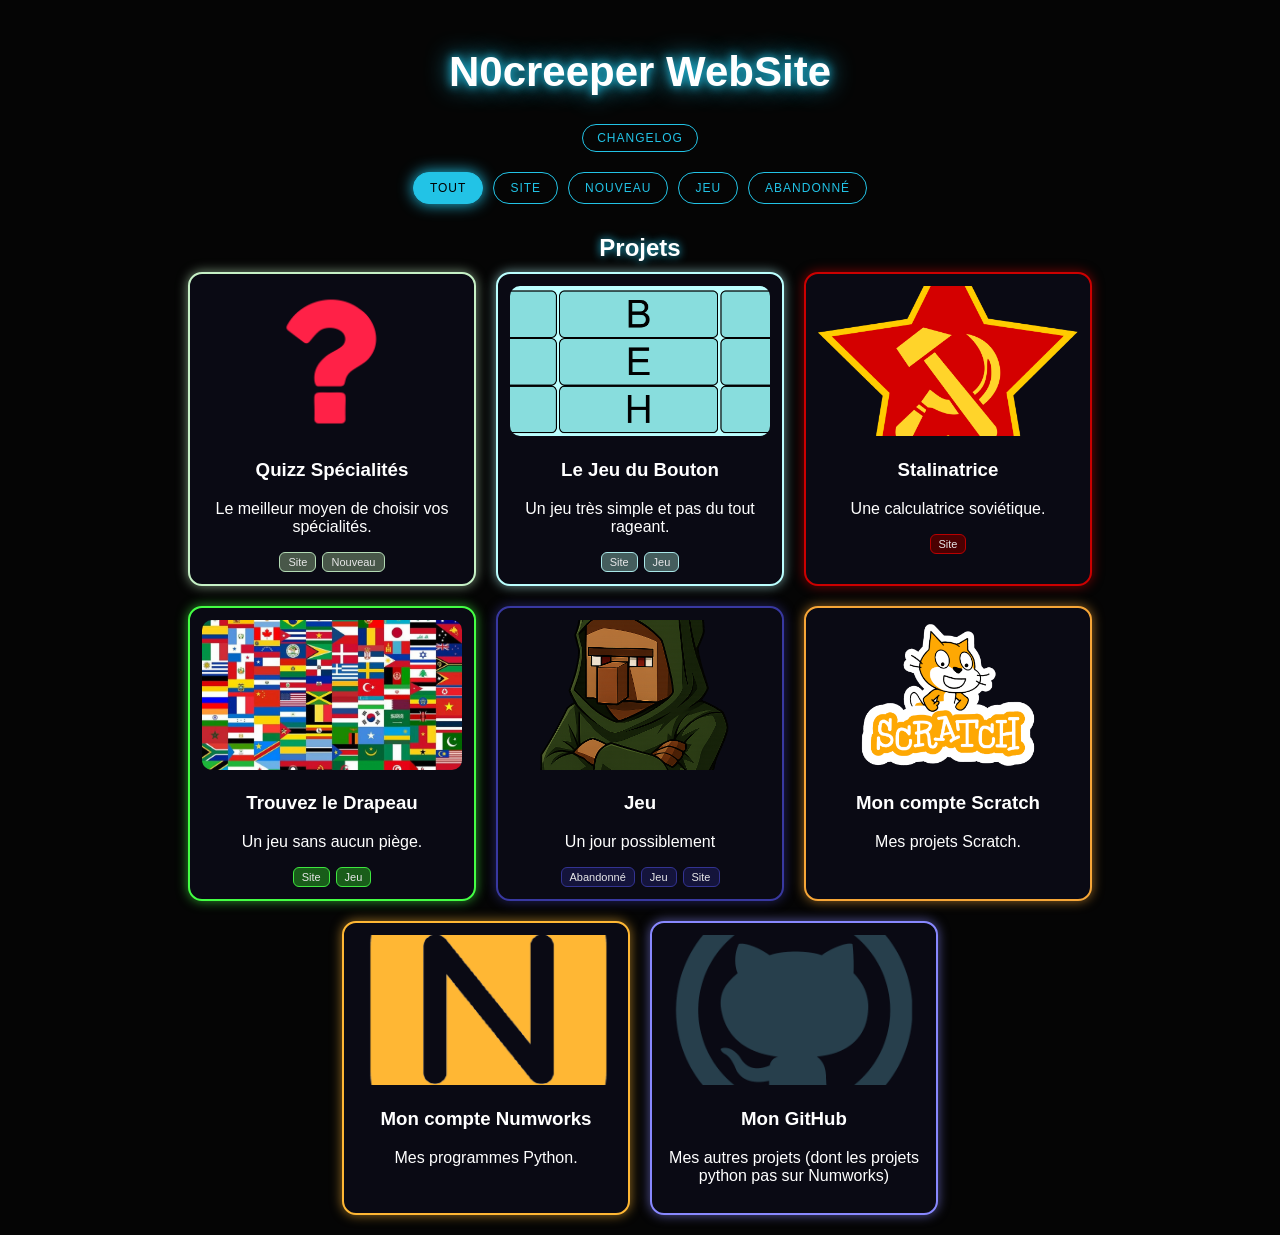
<file: index.html>
<!doctype html>
<html>

<head>
    <title>Le Hub</title>
    <meta charset="UTF-8">
    <link rel="stylesheet" href="styles.css">
    <link rel="icon" href="../Images/favicon.ico">
</head>

<body>
    <div id="container">
        <h1>N0creeper WebSite</h1>
        <button id="changelog-btn" class="changelog-btn">Changelog</button>

        <div id="filters"></div>

        <h2>Projets</h2>
        <div id="cards-container" class="cards"></div>
    </div>

    <div id="changelog-modal" class="modal">
        <div class="modal-content">
            <h2>Changelog</h2>
            <div id="changelog-list"></div>
            <button id="close-changelog" class="filter-btn">Fermer</button>
        </div>
    </div>

    <script src="script.js"></script>
</body>

</html>
</file>
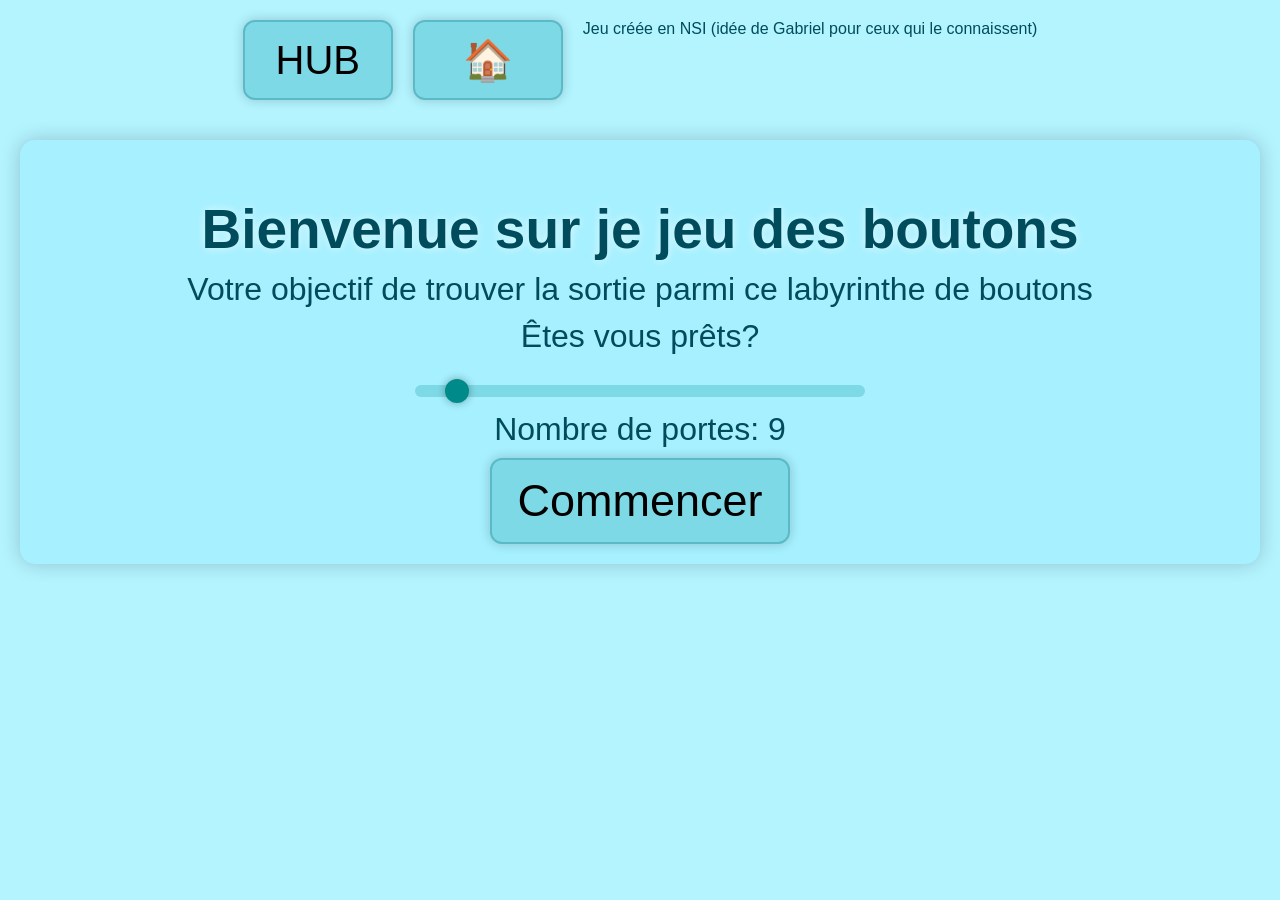
<file: Buttun/index.html>
<!DOCTYPE html>
<html lang="fr">

<head>
    <title>Le jeu des boutons</title>
    <meta charset="UTF-8">
    <link rel="stylesheet" href="styles.css">
    <link rel="icon" href="../Images/favicon.ico">
    <script src="script.js" defer></script>
</head>

<body>
    <div id="topbar">
        <a href="../index.html">
            <button class="back">HUB</button>
        </a>
        <button class="back" id="back">&#127968;</button>
        <span>Jeu créée en NSI (idée de Gabriel pour ceux qui le connaissent)</span>
    </div>
    <div id="title">
        <h1>Bienvenue sur je jeu des boutons</h1>
        <p>Votre objectif de trouver la sortie parmi ce labyrinthe de boutons</p>
        <p>Êtes vous prêts?</p>
        <input type="range" min="2" max="101" value="9" id="slider" class="slider">
        <p id="output">Nombre de portes: 9</p>
        <button id="start">Commencer</button>
    </div>
    <div id="game">
        <p id="level">Test</p>
        <button id="a">A</button>
        <button id="b">B</button>
        <button id="c">C</button>
        <button id="d">D</button>
        <button id="e">E</button>
        <button id="f">F</button>
        <button id="g">G</button>
        <button id="h">H</button>
        <button id="i">I</button>
    </div>
    <div id="midtrue">
        <p>Bien joué !</p>
        <button id="continue">Niveau suivant</button>
    </div>
    <div id="midfalse">
        <p>Et non domage!</p>
        <button id="restart">Retour Niveau 1 (les boutons ne changent pas)</button>
    </div>
    <div id="end">
        <h1 id="titleend"></h1>
    </div>
</body>

</html>
</file>
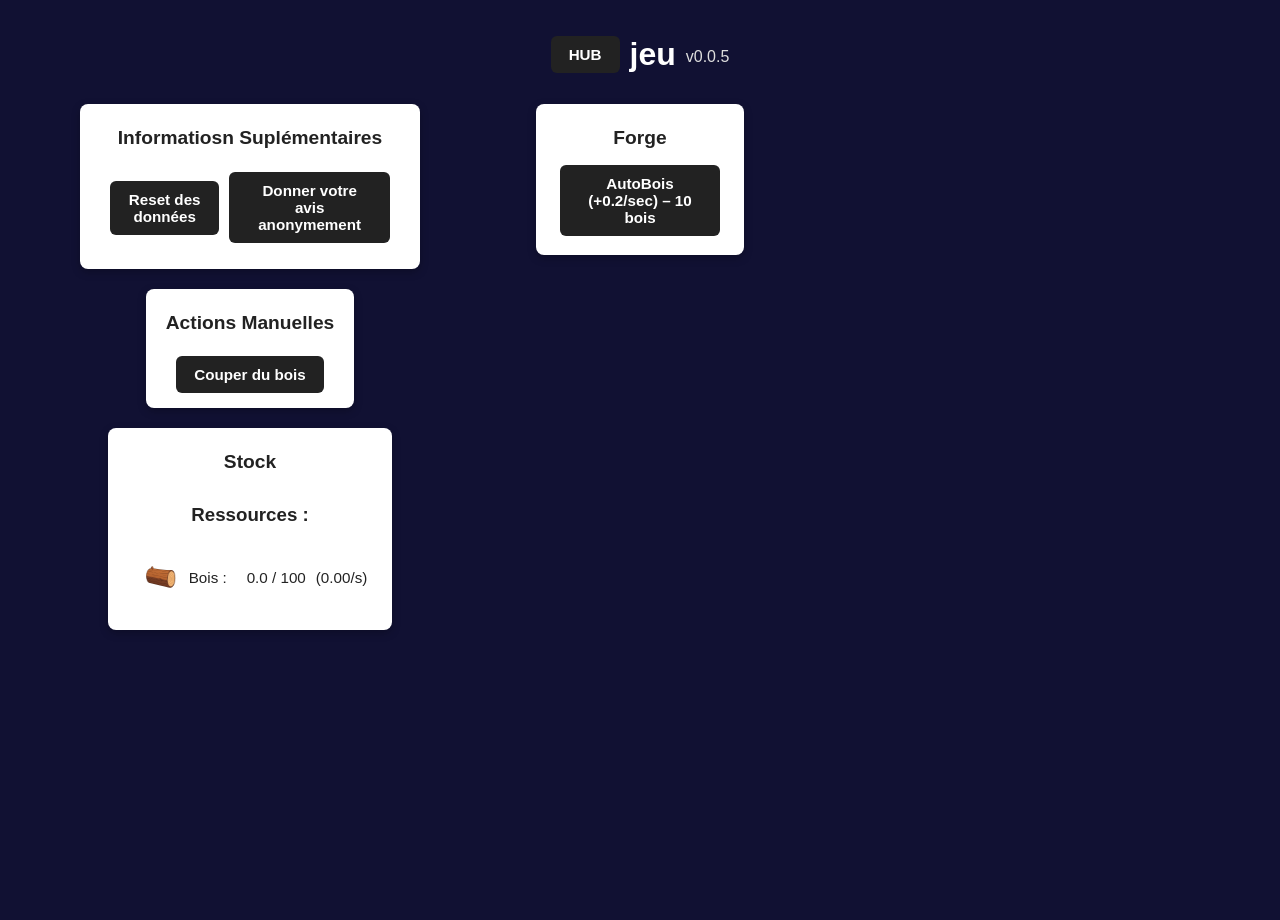
<file: Jeu/index.html>
<!doctype html>
<html lang="fr">

<head>
    <meta charset="utf-8" />
    <title>jeu</title>
    <link rel="stylesheet" href="style.css" />
    <link rel="icon" href="../Images/favicon.ico">
</head>

<body>
    <div id="titrehaut" class="bloc">
        <a href="../index.html"><button id="hub">HUB</button></a>
        <h1>jeu</h1>
        <p id="version"></p>
    </div>
    <div id="game">
        <div class="col">
            <div class="grosbloc">
                <h2>Informatiosn Suplémentaires</h2>
                <div class="bloc">
                    <button id="resetgame">Reset des données</button>
                    <button id="form">Donner votre avis anonymement</button>
                </div>
            </div>
            <div id="grosbloc1" class="grosbloc">
                <h2>Actions Manuelles</h2>

                <div class="tooltip">
                    <button id="M_bois">Couper du bois</button>
                    <span id="nmbrbois" class="tooltiptext">+1 Bois</span>
                </div>
                <div class="classpierre tooltip">
                    <button id="M_pierre">Miner de la pierre</button>
                    <span id="nmbrpierre" class="tooltiptext">+1 Pierre</span>
                </div>
                <div class="classfer tooltip">
                    <button id="M_fer">Miner du fer</button>
                    <span id="nmbrfer" class="tooltiptext">+1 Minerai de fer</span>
                </div>
            </div>
            <div id="grosbloc2" class="grosbloc">
                <h2>Stock</h2>
                <div>
                    <h3>Ressources :</h3>
                    <div class="bloc">
                        <div class="bloc">
                            <img src="Textures/bois.png" alt="Bois" width="36" height="32" />
                            <p>Bois :</p>
                        </div>
                        <p id="bois"></p>
                        <p id="boisSec" class="persec"></p>
                    </div>
                    <div class="classpierre">
                        <div class="bloc">
                            <div class="bloc">
                                <img src="Textures/pierre.png" alt="Pierre" width="32" height="32" />
                                <p>Pierre :</p>
                            </div>
                            <p id="pierre"></p>
                            <p id="pierreSec" class="persec"></p>
                        </div>
                    </div>
                    <div class="classfer">
                        <div class="bloc">
                            <div class="bloc">
                                <img src="Textures/mineraifer.png" alt="Minerai de fer" width="32" height="32" />
                                <p>Fer :</p>
                            </div>
                            <p id="fer"></p>
                            <p id="ferSec" class="persec"></p>
                        </div>
                    </div>
                </div>
                <div class="classcraft">
                    <h3>Produits :</h3>
                    <div class="bloc">
                        <img src="Textures/planche.png" alt="Planche" width="32" height="32" />
                        <p>Planche :</p>
                        <p id="planche"></p>
                    </div>
                    <div class="bloc">
                        <img src="Textures/pierrelisse.png" alt="Pierre lisse" width="32" height="32" />
                        <p>Pierre lisse :</p>
                        <p id="pierrelisse"></p>
                    </div>
                    <div class="classfer">
                        <div class="bloc">
                            <img src="Textures/lingotfer.png" alt="Lingot de fer" width="32" height="32" />
                            <p>Lingot de fer :</p>
                            <p id="lingotfer"></p>
                        </div>
                    </div>
                </div>
            </div>
        </div>
        <div class="col">
            <div id="grosbloc3" class="grosbloc">
                <h2>Forge</h2>
                <div id="bois1" class="project"><button>AutoBois (+0.2/sec) – 10 bois</button></div>
                <div id="bois2" class="project"><button>AutoBois (+0.8/sec) – 30 bois</button></div>
                <div id="clickbois1" class="project"><button>Click Bois (+1) – 50 bois</button></div>
                <div id="bois3" class="project"><button>AutoBois (+1.5/sec) – 80 bois</button></div>
                <div id="pioche1" class="project"><button>Pioche (Débloque Pierre) – 80 bois</button></div>
                <div id="pierre1" class="project"><button>AutoPierre (+1/sec) – 100 bois + 20 pierre</button></div>
                <div id="bois4" class="project"><button>AutoBois (+1.5/sec) – 100 bois + 20 pierre</button></div>
                <div id="pierre2" class="project"><button>AutoPierre (+2/sec) – 150 bois + 75 pierre</button></div>
                <div id="Double Bois/Pierre" class="project"><button>Double Ressources – 200 bois + 150 pierre</button>
                </div>
                <div id="craft1" class="project"><button>Table de Craft (Débloque Crafts) – 300 bois + 200
                        pierre</button></div>
                <div id="clicpierre1" class="project"><button>Click Pierre (+1) – 1 planche + 1 pierre lisse</button>
                </div>
                <div id="enchantement1" class="project"><button>Enchantement (Débloque Enchantements) – 5 planches + 5
                        pierre lisse</button></div>
                <div id="pioche2" class="project"><button>Pioche (Débloque Fer) – 25 planches + 25 pierres
                        lisses</button></div>
                <div id="fer1" class="project"><button>AutoFer (+0.1/sec) – 2 minerai de fer</button></div>
                <div id="outil" class="project"><button>Outil (Débloque Blé) – 3 Lingots de Fer + 25 Planches</button>
                </div>
                <div id="multiprixcraft" class="project"><button>Prix craft *0.75 – 5 lingots de fer + 25
                        planches + 50 pierre lisse</button></div>
                <div id="fer2" class="project"><button>AutoFer (+0.4/sec) – 7 lingots de fer + 50 planches + 30 pierre
                        lisse</button></div>
                <div id="tpscharbon1" class="project"><button>Temps Charboon /2 – 10 lingots de fer + 70 planches + 45
                        pierre lisse</button></div>
            </div>
            <div class="grosbloc classcraft">
                <h2>Crafts</h2>
                <p id="prixcraftplanche">100 bois → 1 planche</p>
                <div class="bloc">
                    <div id="craftplanche1"><button>1</button></div>
                    <div id="craftplanche2"><button>5</button></div>
                    <div id="craftplanche3"><button>10</button></div>
                </div>
                <p id="prixcraftpierrelisse">100 pierre → 1 pierre lisse</p>
                <div class="bloc">
                    <div id="craftpierrelisse1"><button>1</button></div>
                    <div id="craftpierrelisse2"><button>5</button></div>
                    <div id="craftpierrelisse3"><button>10</button></div>
                </div>
            </div>
            <div class="classfer grosbloc">
                <h2>Four</h2>
                <div class="bloc">
                    <img src="Textures/charbon.png" alt="Charbon" width="32" height="32" />
                    <p>Charbon (1/10sec) :</p>
                    <p id="charbon"></p>
                </div>
                <div class="bloc"><button id="fourfer">Lingot de fer (6 minerais de fer + 3 charbon)</button></div>
                <div class="classble">
                    <div class="bloc"><button id="fourpain">Pain (4 blé + 7 charbon)</button></div>
                </div>
            </div>
        </div>
        <div class="col">
            <div id="enchant" class="classenchant grosbloc">
                <h2>Enchantements</h2>
                <div class="bloc">
                    <p id="xpactuel">0</p>
                    <p>/</p>
                    <p id="xpdemandé">100</p>
                </div>
                <div class="bloc">
                    <img src="Textures/fiolexp.png" alt="XP" width="24" height="32" />
                    <p>Niveau :</p>
                    <p id="niveau"></p>
                </div>
                <div class="bloc">
                    <p id="xpsec">0</p>
                    <p>x</p>
                    <p id="xpmulti">1</p>
                    <p>^</p>
                    <p id="xpexpo">1</p>
                </div>
                <div class="bloc">
                    <div class="tooltip"><button id="axpsec">+0.1</button><span class="tooltiptext">1 planche</span>
                    </div>
                    <div class="tooltip"><button id="axpmulti">+0.1</button><span class="tooltiptext">10 pierre
                            lisse</span></div>
                    <div class="tooltip"><button id="axpexpo">+0.01</button><span class="tooltiptext">20 fer</span>
                    </div>
                </div>
                <div class="bloc">
                    <p>XP/sec total :</p>
                    <p id="xpTotalSec">0</p>
                </div>
                <button id="goenchant">Arbre de Compétence</button>
            </div>
            <div id="blocble" class="grosbloc classble">
                <h2>Blé</h2>
                <button id="gomarché">Aller au marché</button>
                <div class="bloc">
                    <img src="Textures/blé.png" alt="blé" width="24" height="32" />
                    <p>Blé :</p>
                    <p id="ble"></p>
                </div>
                <div class="bloc">
                    <img src="Textures/pain.png" alt="pain" width="24" height="32" />
                    <p>Pain :</p>
                    <p id="pain"></p>
                </div>
                <div id="plantsble" class="bloc">
                    <div class="plantblé">
                        <button id="ble1"></button>
                    </div>
                    <div class="plantblé">
                        <button id="ble2"></button>
                    </div>
                </div>
                <div id="tps1" class="project">
                    <button>Tps/2 (1ble)</button>
                </div>
                <div id="plantble2" class="project">
                    <button>+1 Plant de blé (3 ble)</button>
                </div>
                <div id="doubleloot" class="project">
                    <button>25% double Loot (5 ble)</button>
                </div>
                <div id="stockcharbon" class="project">
                    <button>Stock Charbon (+5 max) (5 ble)</button>
                </div>
            </div>
        </div>
    </div>
    <div id="enchantModal" class="modal">
        <div id="contenuenchant" class="modal-content">
            <span id="closeenchant" class="close">&times;</span>
            <div class="bloc">
                <p>Points Disponibles :</p>
                <p id="points">0</p>
            </div>
            <div id="TreeWrapper">
                <svg id="treeLinks"></svg>
                <div id="Tree"></div>
            </div>

        </div>
    </div>
    </div>
    <div id="marcheModal" class="modal">
        <div class="modal-content">
            <span id="closeMarche" class="close">&times;</span>
            <h2>Marché</h2>
            <div id="contenuMarche">
                <div class="zonemarche" id="marche1">
                </div>
                <div class="zonemarche" id="marche2">
                </div>
                <div class="zonemarche" id="marche3">
                </div>
            </div>
        </div>
    </div>
    <script src="script.js"></script>
</body>

</html>
</file>
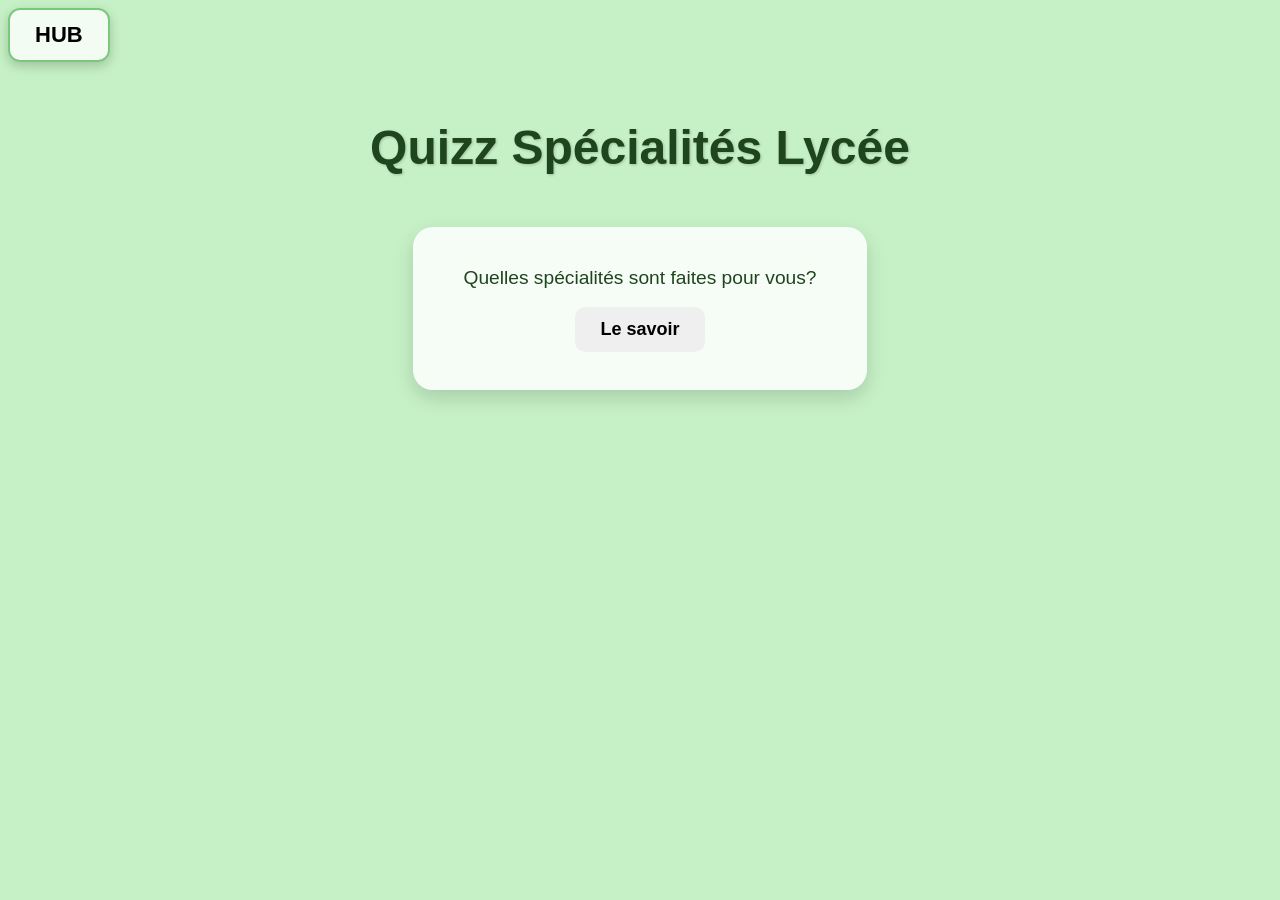
<file: Spe/index.html>
<!DOCTYPE html>
<html lang="fr">

<head>
    <title>Quizz Spécialités Lycée</title>
    <link rel="stylesheet" href="styles.css">
    <link rel="icon" href="../Images/Icone.ico">
    <meta charset="UTF-8">
    <script src="script.js" defer></script>
</head>

<body>
    <div id="top">
        <a href="../index.html">
            <button class="back">HUB</button>
        </a>
    </div>
    <div id="else">
        <h1>Quizz Spécialités Lycée</h1>

        <div id="Start">
            <p>Quelles spécialités sont faites pour vous?</p>
            <button id="startbutton">Le savoir</button>
        </div>

        <div id="Question" style="display:none;">
            <h2 id="Titre">Question</h2>
            <p id="NumeroQuestion">Question 1/50</p>
            <button id="RéponseA">Totalement d'accord</button>
            <button id="RéponseB">D'accord</button>
            <button id="RéponseC">Neutre</button>
            <button id="RéponseD">Peu d'accord</button>
            <button id="RéponseE">Pas d'accord</button>
        </div>

        <div id="Fin" style="display:none;">
            <h2>Résultats par spécialité :</h2>
            <div id="Resultats"></div>
        </div>
    </div>
</body>

</html>
</file>
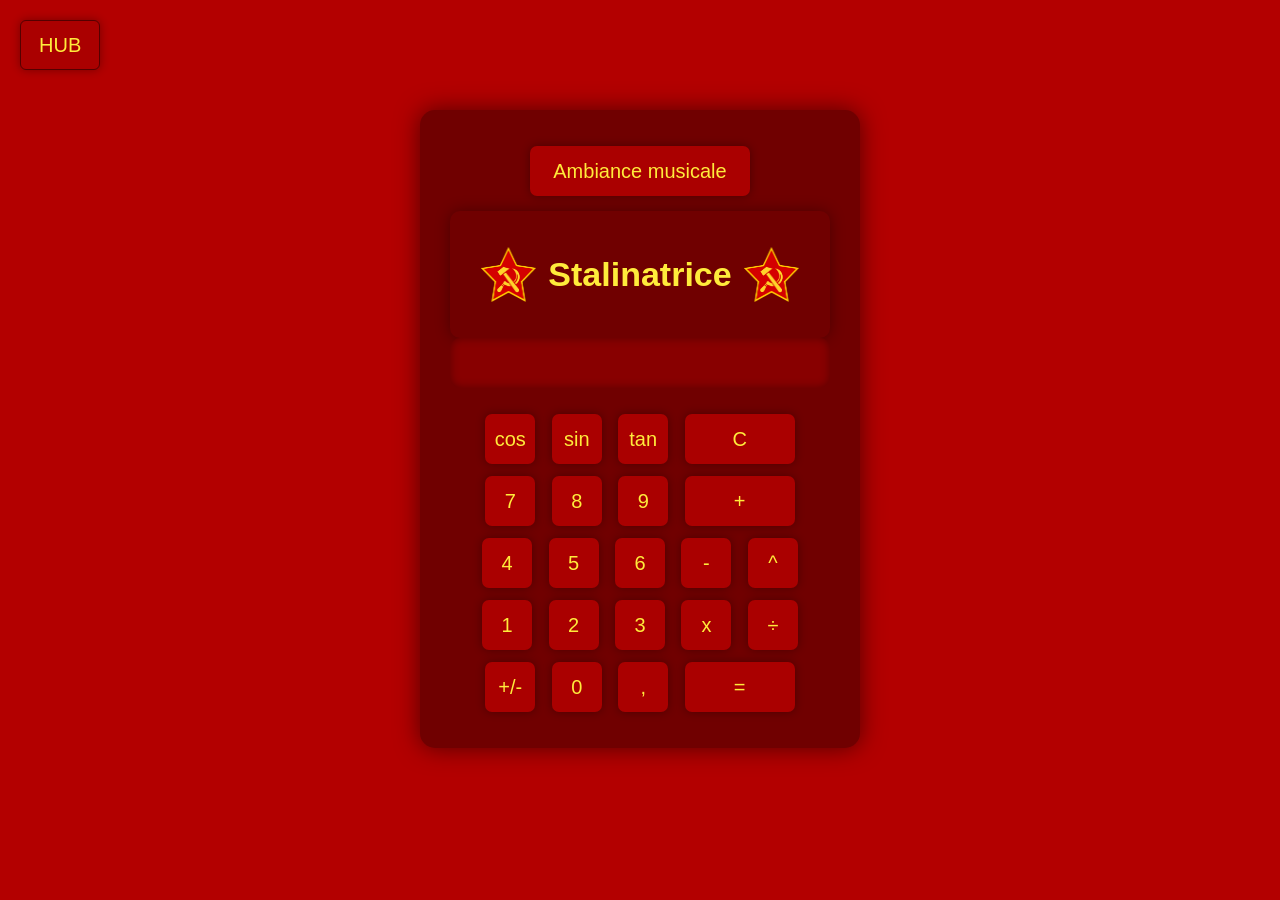
<file: Stalinatrice/index.html>
<!doctype html>
<html>

<head>
    <title>Stalinatrice</title>
    <link rel="stylesheet" href="styles.css">
    <link rel="icon" href="../Images/favicon.ico">
    <meta charset="UTF-8">
</head>

<body>
    <a href="../index.html">
        <button id="hub">HUB</button></a>
    <div id="else">
    <div id="grosbloc">
        <audio loop id="clickSound"
            src="https://github.com/N0creeper/Musicas/raw/refs/heads/main/N0creeper%20-%20USSR%20Anthem%202025-08-12%2016_09.m4a"></audio>
        <button id="playButton">Ambiance musicale</button>
        <div id="st">
            <img src="../Images/Stalinatrice.png">
            <p id="titre"> Stalinatrice</p>
            <img src="../Images/Stalinatrice.png"></img>
        </div>
        <div id="result">
            <p id="nombrep"></p>
            <p id="signe"> </p>
            <p id="affichage"></p>
        </div>
        <div>
            <button id="cos">cos</button>
            <button id="sin">sin</button>
            <button id="tan">tan</button>
            <button id="c">C</button>
        </div>
        <div>
            <button id="7">7</button>
            <button id="8">8</button>
            <button id="9">9</button>
            <button id="p">+</button>
        </div>
        <div>
            <button id="4">4</button>
            <button id="5">5</button>
            <button id="6">6</button>
            <button id="m">-</button>
            <button id="pu">^</button>
        </div>
        <div>
            <button id="1">1</button>
            <button id="2">2</button>
            <button id="3">3</button>
            <button id="f">x</button>
            <button id="d">÷</button>
        </div>
        <div>
            <button id="ch">+/-</button>
            <button id="z">0</button>
            <button id="v">,</button>
            <button id="e">=</button>
        </div>
    </div>
    </div>
    <script src="script.js"></script>
</body>

</html>
</file>
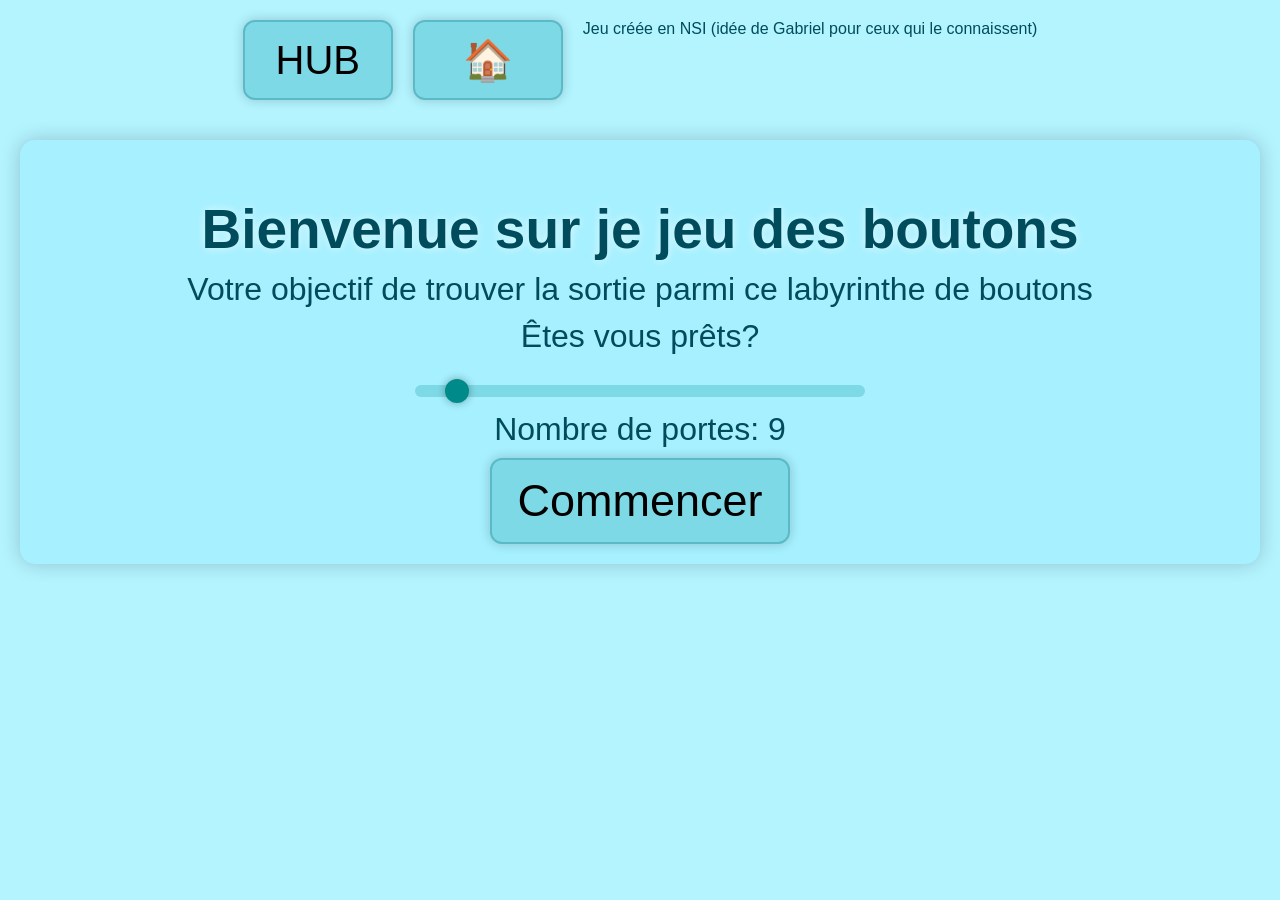
<file: bouton.html>
<!DOCTYPE html>
<html lang="fr">

<head>
    <title>Le jeu des boutons</title>
    <meta charset="UTF-8">
    <link rel="stylesheet" href="bouton.css">
    <script src="bouton.js" defer></script>
</head>

<body>
    <div id="topbar">
        <a href="index.html">
            <button class="back">HUB</button>
        </a>
        <button class="back" id="back">&#127968;</button>
        <span>Jeu créée en NSI (idée de Gabriel pour ceux qui le connaissent)</span>
    </div>
    <div id="title">
        <h1>Bienvenue sur je jeu des boutons</h1>
        <p>Votre objectif de trouver la sortie parmi ce labyrinthe de boutons</p>
        <p>Êtes vous prêts?</p>
        <input type="range" min="2" max="101" value="9" id="slider" class="slider">
        <p id="output">Nombre de portes: 9</p>
        <button id="start">Commencer</button>
    </div>
    <div id="game">
        <p id="level">Test</p>
        <button id="a">A</button>
        <button id="b">B</button>
        <button id="c">C</button>
        <button id="d">D</button>
        <button id="e">E</button>
        <button id="f">F</button>
        <button id="g">G</button>
        <button id="h">H</button>
        <button id="i">I</button>
    </div>
    <div id="midtrue">
        <p>Bien joué !</p>
        <button id="continue">Niveau suivant</button>
    </div>
    <div id="midfalse">
        <p>Et non domage!</p>
        <button id="restart">Retour Niveau 1 (les boutons ne changent pas)</button>
    </div>
    <div id="end">
        <h1 id="titleend"></h1>
    </div>
</body>

</html>
</file>
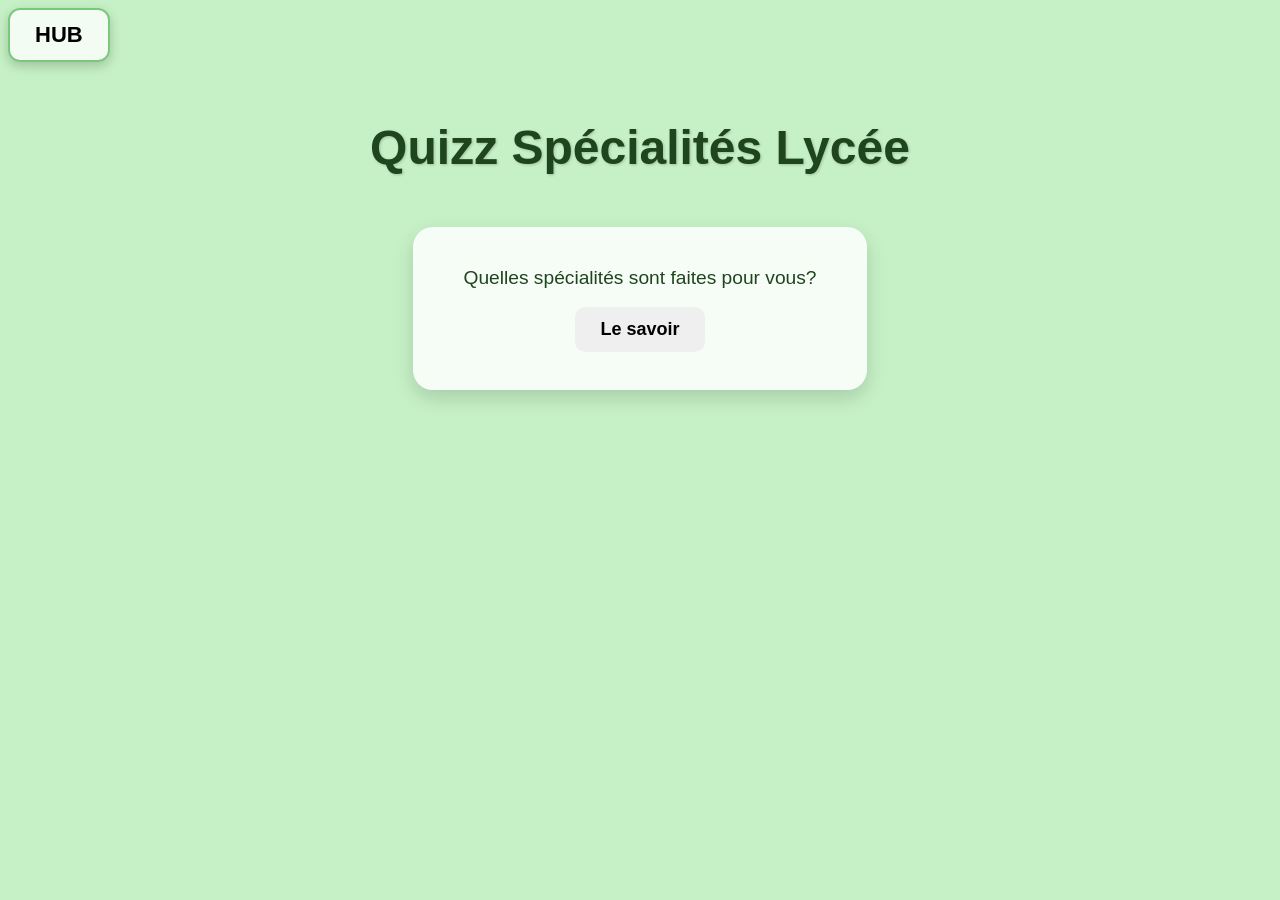
<file: spe.html>
<!DOCTYPE html>
<html lang="fr">

<head>
    <title>Quizz Spécialités Lycée</title>
    <link rel="stylesheet" href="spe.css">
    <meta charset="UTF-8">
    <script src="spe.js" defer></script>
</head>

<body>
    <div id="top">
        <a href="index.html">
            <button class="back">HUB</button>
        </a>
    </div>
    <div id="else">
        <h1>Quizz Spécialités Lycée</h1>

        <div id="Start">
            <p>Quelles spécialités sont faites pour vous?</p>
            <button id="startbutton">Le savoir</button>
        </div>

        <div id="Question" style="display:none;">
            <h2 id="Titre">Question</h2>
            <p id="NumeroQuestion">Question 1/50</p>
            <button id="RéponseA">Totalement d'accord</button>
            <button id="RéponseB">D'accord</button>
            <button id="RéponseC">Neutre</button>
            <button id="RéponseD">Peu d'accord</button>
            <button id="RéponseE">Pas d'accord</button>
        </div>

        <div id="Fin" style="display:none;">
            <h2>Résultats par spécialité :</h2>
            <div id="Resultats"></div>
        </div>
    </div>
</body>

</html>
</file>
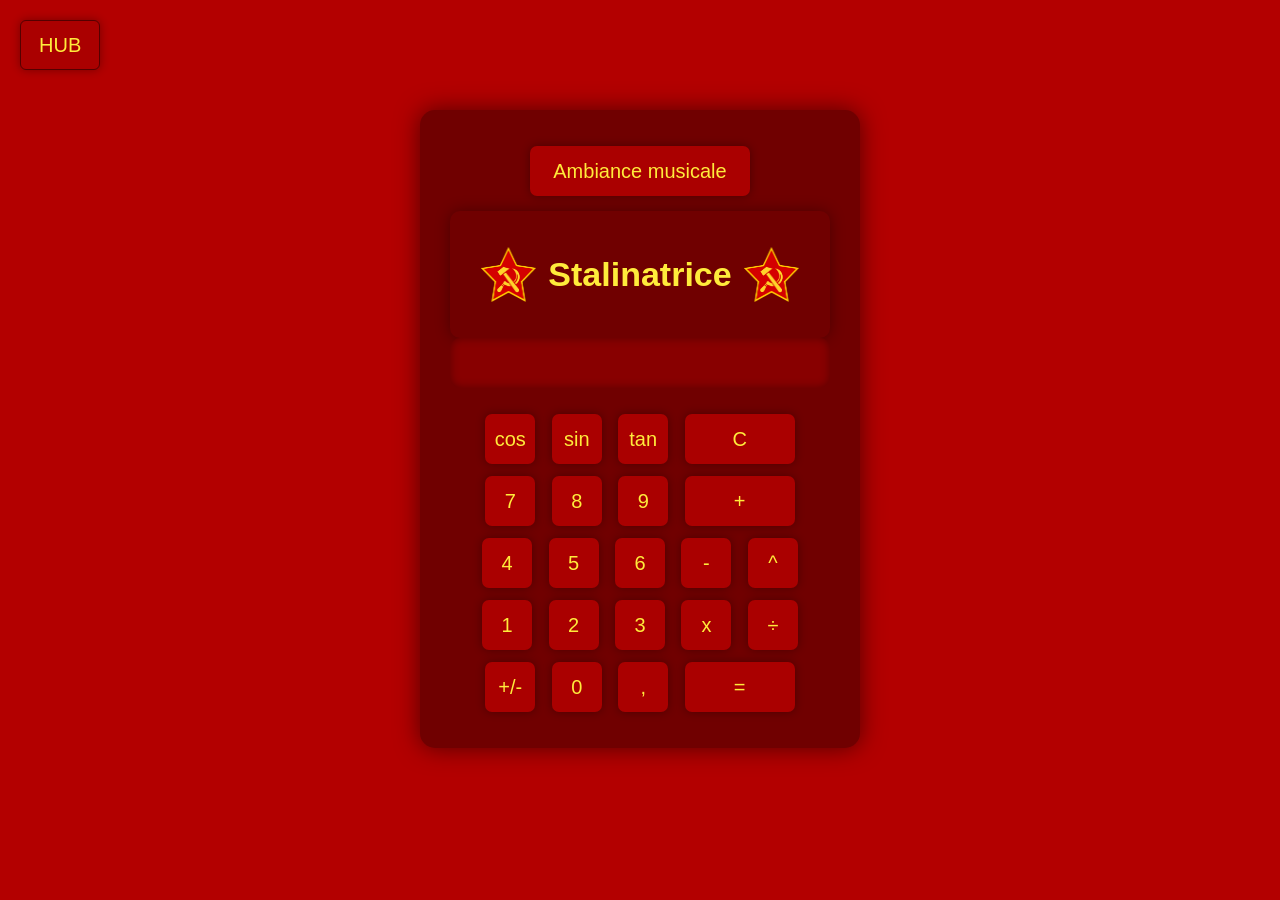
<file: stalinatrice.html>
<!doctype html>
<html>

<head>
    <title>Stalinatrice</title>
    <link rel="stylesheet" href="stalinatrice.css">
    <meta charset="UTF-8">
</head>

<body>
    <a href="index.html">
        <button id="hub">HUB</button></a>
    <div id="else">
    <div id="grosbloc">
        <audio loop id="clickSound"
            src="https://github.com/N0creeper/Musicas/raw/refs/heads/main/N0creeper%20-%20USSR%20Anthem%202025-08-12%2016_09.m4a"></audio>
        <button id="playButton">Ambiance musicale</button>
        <div id="st">
            <img src="Images/Stalinatrice.png">
            <p id="titre"> Stalinatrice</p>
            <img src="Images/Stalinatrice.png"></img>
        </div>
        <div id="result">
            <p id="nombrep"></p>
            <p id="signe"> </p>
            <p id="affichage"></p>
        </div>
        <div>
            <button id="cos">cos</button>
            <button id="sin">sin</button>
            <button id="tan">tan</button>
            <button id="c">C</button>
        </div>
        <div>
            <button id="7">7</button>
            <button id="8">8</button>
            <button id="9">9</button>
            <button id="p">+</button>
        </div>
        <div>
            <button id="4">4</button>
            <button id="5">5</button>
            <button id="6">6</button>
            <button id="m">-</button>
            <button id="pu">^</button>
        </div>
        <div>
            <button id="1">1</button>
            <button id="2">2</button>
            <button id="3">3</button>
            <button id="f">x</button>
            <button id="d">÷</button>
        </div>
        <div>
            <button id="ch">+/-</button>
            <button id="z">0</button>
            <button id="v">,</button>
            <button id="e">=</button>
        </div>
    </div>
    </div>
    <script src="stalinatrice.js"></script>
</body>

</html>
</file>
<file: styles.css>
:root {
    --glow: #22c3e6;
    --font: Arial, sans-serif;
}

body {
    margin: 0;
    padding: 20px;
    background: #050505;
    color: #fff;
    font-family: var(--font);
    display: flex;
    justify-content: center;
    overflow-x: hidden;
}

#container {
    max-width: 1000px;
    width: 100%;
}

.tag-list {
    margin-top: 10px;
    display: flex;
    gap: 6px;
    flex-wrap: wrap;
    justify-content: center;
}

.tag {
    background: color-mix(in srgb, var(--color) 40%, black);
    border: 1px solid var(--color);
    padding: 3px 8px;
    border-radius: 6px;
    font-size: 11px;
    opacity: 0.9;
}

h1, h2 {
    text-align: center;
}

h1 {
    font-size: 42px;
    color: #fff;
    text-shadow: 0 0 10px var(--glow), 0 0 25px var(--glow);
}

h2 {
    font-size: 24px;
    margin: 30px 0 10px;
    text-shadow: 0 0 8px #22c3e6;
}

.changelog-btn {
    display: block;
    margin: 10px auto 0;
    background: transparent;
    border: 1px solid var(--glow);
    color: var(--glow);
    padding: 6px 14px;
    border-radius: 999px;
    cursor: pointer;
    text-transform: uppercase;
    letter-spacing: 1px;
    font-size: 12px;
    transition: 0.2s;
}

.changelog-btn:hover {
    background: var(--glow);
    color: #000;
    box-shadow: 0 0 15px var(--glow);
}

#filters {
    display: flex;
    justify-content: center;
    flex-wrap: wrap;
    gap: 10px;
    margin: 20px 0 30px;
}

.filter-btn {
    background: transparent;
    border: 1px solid var(--glow);
    color: var(--glow);
    padding: 8px 16px;
    border-radius: 999px;
    cursor: pointer;
    text-transform: uppercase;
    letter-spacing: 1px;
    transition: 0.2s;
    font-size: 12px;
}

.filter-btn:hover,
.filter-btn.active {
    background: var(--glow);
    color: #000;
    box-shadow: 0 0 15px var(--glow);
}

.cards {
    display: flex;
    flex-wrap: wrap;
    justify-content: center;
    gap: 20px;
}

.card {
    width: 260px;
    padding: 12px;
    background: #0a0a14;
    border: 2px solid var(--color);
    border-radius: 14px;
    text-align: center;
    text-decoration: none;
    color: white;
    box-shadow: 0 0 12px color-mix(in srgb, var(--color) 60%, transparent);
    transition: 0.25s;
    opacity: 0;
    transform: translateY(20px);
}

.card:hover {
    transform: translateY(-6px) scale(1.03);
    box-shadow:
        0 0 18px color-mix(in srgb, var(--color) 80%, transparent),
        0 0 40px color-mix(in srgb, var(--color) 50%, transparent);
}

.card img {
    width: 100%;
    height: 150px;
    object-fit: cover;
    border-radius: 10px;
}

@media (max-width: 600px) {
    body { padding: 10px; }
    h1 { font-size: 32px; }
    .card { width: 90%; }
}

.modal {
    position: fixed;
    inset: 0;
    background: rgba(0,0,0,0.7);
    display: none;
    justify-content: center;
    align-items: center;
    z-index: 10;
}

.modal-content {
    background: #050510;
    border: 2px solid var(--glow);
    padding: 20px;
    width: 90%;
    max-width: 520px;
    border-radius: 12px;
    box-shadow: 0 0 20px var(--glow);
    animation: pop 0.25s ease;
}

.modal-content h2 {
    margin-top: 0;
    text-align: center;
}

@keyframes pop {
    from { transform: scale(0.9); opacity: 0; }
    to { transform: scale(1); opacity: 1; }
}

#changelog-list {
    margin-top: 15px;
    max-height: 300px;
    overflow-y: auto;
    padding-right: 10px;
}

#changelog-list::-webkit-scrollbar {
    width: 6px;
}

#changelog-list::-webkit-scrollbar-thumb {
    background: var(--glow);
    border-radius: 10px;
}

#changelog-list::-webkit-scrollbar-track {
    background: rgba(255,255,255,0.05);
}

.log-entry {
    background: rgba(255,255,255,0.05);
    border-left: 3px solid var(--glow);
    padding: 10px;
    margin-bottom: 12px;
    border-radius: 6px;
}

.log-header {
    display: flex;
    justify-content: space-between;
    margin-bottom: 6px;
}

.log-version {
    font-weight: bold;
    color: var(--glow);
}

.log-date {
    opacity: 0.7;
    font-size: 12px;
}

.log-text {
    margin: 0;
    font-size: 14px;
}
</file>
<file: Buttun/styles.css>
body {
    font-family: Arial, sans-serif;
    background: #b3f4ff;
    margin: 0;
    padding: 20px;
    text-align: center;
    color: #004c5c;
}
h1 {
    font-size: 55px;
    margin-bottom: 10px;
    text-shadow: 0 0 10px #ffffffaa;
}

p {
    font-size: 32px;
    margin: 10px 0;
}

button {
    background: #7ed9e6;
    border: 2px solid #5bbac6;
    border-radius: 12px;
    padding: 15px 25px;
    font-size: 45px;
    cursor: pointer;
    transition: 0.15s ease;
    box-shadow: 0 0 12px #00000033;
}

button:hover {
    background: #6fc8d4;
}

button:active {
    background: #5bbac6;
    transform: scale(0.95);
}

.back {
    width: 150px;
    height: 80px;
    font-size: 40px;
    margin-bottom: 20px;
}

#title {
    margin-top: 20px;
    padding: 20px;
    background: #a6f0ff;
    border-radius: 15px;
    box-shadow: 0 0 20px #00000033;
}

.slider {
    width: 450px;
    margin-top: 20px;
    appearance: none;
    height: 12px;
    background: #7ed9e6;
    border-radius: 6px;
    outline: none;
    transition: 0.2s;
}

.slider:hover {
    background: #6fc8d4;
}

.slider::-webkit-slider-thumb {
    appearance: none;
    width: 24px;
    height: 24px;
    background: #008a8a;
    border-radius: 50%;
    cursor: pointer;
    box-shadow: 0 0 8px #00000055;
}

.slider::-moz-range-thumb {
    width: 24px;
    height: 24px;
    background: #008a8a;
    border-radius: 50%;
    cursor: pointer;
}

#game {
    display: none;
    margin-top: 30px;
}

#topbar {
    display: flex;
    justify-content: center;
    gap: 20px;
    margin-bottom: 20px;
}

#game button {
    min-width: 28%;
    margin: 8px;
}

#midtrue, #midfalse {
    display: none;
    margin-top: 40px;
}

#midtrue p, #midfalse p {
    font-size: 45px;
    margin-bottom: 20px;
}

#end {
    margin-top: 40px;
}

#titleend {
    font-size: 60px;
    color: #005f6b;
    text-shadow: 0 0 10px #ffffffaa;
}
</file>
<file: Jeu/style.css>
body {
  font-family: "Segoe UI", Arial, sans-serif;
  display: flex;
  flex-direction: column;
  align-items: center;
  min-height: 100vh;
  margin: 0;
  padding: 10px;
  background: #111133;
  color: #ffffff;
  text-align: center;

}

#titrehaut {
  margin-top: 20px;
  margin-bottom: 25px;
  text-align: center;
}

#titrehaut h1 {
  font-size: 2rem;
  font-weight: bold;
  color: #ffffff;
  margin: 0;
}

#titrehaut p {
  font-size: 1rem;
  margin: 5px 0 0;
  color: #dddddd;
}

#game {
  display: grid;
  grid-template-columns: 480px 1fr 480px;
  gap: 20px;
  width: 100%;
}

.plantblé button {
  width: 70px;
  height: 70px;
}

.col {
  display: flex;
  flex-direction: column;
  gap: 20px;
  align-items: center;
}

@media (max-width: 900px) {
  #game {
    grid-template-columns: 1fr;
  }
}

.grosbloc {
  display: flex;
  flex-direction: column;
  background: #ffffff;
  color: #222222;
  border-radius: 8px;
  padding: 15px 20px;
  box-shadow: 0 3px 8px rgba(0, 0, 0, 0.25);
  transition: transform 0.2s ease, box-shadow 0.2s ease;
  overflow: visible;
  width: auto;
  max-width: 300px;
}

#grosbloc1 {
  gap: 10px;
}

#grosbloc2 {
  align-items: center;
  padding: 15px 15px;
}

.grosbloc:hover {
  transform: translateY(-3px);
  box-shadow: 0 6px 14px rgba(0, 0, 0, 0.35);
}

.grosbloc h2 {
  margin: 8px 0 12px;
  font-size: 1.2rem;
  text-align: center;
}

.bloc {
  display: flex;
  align-items: center;
  justify-content: space-between;
  gap: 10px;
  padding: 6px 10px;
  margin: 5px 0;
  border-radius: 5px;
  font-size: 0.95rem;
}

.bloc p {
  margin: 0;
  flex: 1;
  white-space: nowrap;
}

button {
  padding: 10px 18px;
  font-size: 0.95rem;
  font-weight: bold;
  color: #ffffff;
  background: #222222;
  border: none;
  border-radius: 6px;
  cursor: pointer;
  transition: transform 0.15s ease, background 0.2s ease;
}

button:hover {
  background: #666666;
  transform: scale(1.05);
}

button:active {
  transform: scale(0.96);
}

.project button {
  width: 160px;
  margin: 4px;
  white-space: normal;
  word-break: break-word;
}

.tooltip {
  position: relative;
  display: inline-block;
  width: 100%;
}

.tooltip .tooltiptext {
  visibility: hidden;
  width: auto;
  background-color: #333;
  color: #fff;
  text-align: center;
  border-radius: 6px;
  padding: 5px;
  position: absolute;
  z-index: 1;
  bottom: 125%;
  left: 50%;
  transform: translateX(-50%);
  opacity: 0;
  transition: opacity 0.3s;
}

.tooltip>button {
  width: 100%;
}

.tooltip:hover .tooltiptext {
  visibility: visible;
  opacity: 1;
}

#enchant {
  max-width: 400px;
}

#enchant .bloc,
#enchant .tooltip>button {
  width: 100%;
  box-sizing: border-box;
}

.classpierre,
.classcraft,
.classenchant,
.classfer,
.classble,
#ble2 {
  display: none;
}

#plantsble {
  align-items: flex-start;
  justify-content: center;
}

.modal {
  display: none;
  position: fixed;
  justify-content: center;
  align-items: center;
  width: 100%;
  height: 100%;
  background: rgba(0, 0, 0, 0.5);
  z-index: 1000;
}


.modal-content {
  background: #ffffff;
  color: #222;
  margin: 4% auto;
  padding: 20px;
  width: 60%;
  max-width: 500px;
  border-radius: 10px;
  box-shadow: 0 4px 15px rgba(0, 0, 0, 0.4);
  text-align: center;
  position: relative;
}

.close {
  position: absolute;
  top: 10px;
  right: 20px;
  font-size: 28px;
  cursor: pointer;
}

.close:hover {
  color: #222222;
}

#contenuMarche {
  display: flex;
  flex-direction: column;
}

.zonemarche {
  border: 1px solid #000000;
  border-radius: 8px;
  padding: 10px;
  height: 100px;
  margin: 10px;
}

.blocachat {
  justify-content: space-between;
}

#contenuenchant {
  max-width: none;
  width: 1000px;
}

#Tree {
  display: grid;
  grid-template-columns: repeat(5, 1fr);
  grid-template-rows: repeat(3, 80px);
  gap: 10px;
  height: 500px;
}

.treeCell {
  display: flex;
  justify-content: center;
  align-items: center;
  width: 180px;
  height: 150px;
}

.treeCell button {
  width: 180px;
  height: 150px;
}

#TreeWrapper {
  position: relative;
}

#treeLinks {
  position: absolute;
  top: 0;
  left: 0;
  width: 100%;
  height: 100%;
  pointer-events: none;
  z-index: 0;
}

#Tree {
  position: relative;
  z-index: 1;
}
</file>
<file: Spe/styles.css>
body {
    font-family: 'Segoe UI', Tahoma, Geneva, Verdana, sans-serif;
    background: #c6f1c6;
    color: #1f451f;
    margin: 0;
    padding: 0;
}

#else {
    display: flex;
    flex-direction: column;
    align-items: center;
    padding: 20px;
}

.back {
    background: #ffffffcc;
    border: 2px solid #7ac97a;
    border-radius: 12px;
    padding: 12px 25px;
    font-size: 22px;
    cursor: pointer;
    font-weight: bold;
    transition: 0.15s ease;
    box-shadow: 0 4px 12px #00000033;
}

.back:hover {
    transform: translateY(-2px);
    box-shadow: 0 6px 15px #00000044;
}

h1 {
    margin-top: 30px;
    font-size: 3em;
    text-shadow: 1px 1px 3px rgba(0, 0, 0, 0.2);
}

h2 {
    font-size: 2em;
    margin-bottom: 15px;
}

#Start,
#Question,
#Fin {
    background-color: rgba(255, 255, 255, 0.85);
    padding: 30px 50px;
    border-radius: 20px;
    box-shadow: 0 8px 20px rgba(0, 0, 0, 0.15);
    text-align: center;
    max-width: 700px;
    margin: 20px;
}

p {
    font-size: 1.2em;
    margin: 10px 0;
}

button {
    font-size: 18px;
    padding: 12px 25px;
    margin: 8px;
    border: none;
    border-radius: 10px;
    cursor: pointer;
    font-weight: bold;
    transition: transform 0.1s ease, box-shadow 0.2s ease;
}

button:hover {
    transform: translateY(-2px);
    box-shadow: 0 5px 15px rgba(0, 0, 0, 0.2);
}

#RéponseA { background-color: #27ae60; color: #fff; }
#RéponseB { background-color: #2ecc71; color: #fff; }
#RéponseC { background-color: #95a5a6; color: #fff; }
#RéponseD { background-color: #e74c3c; color: #fff; }
#RéponseE { background-color: #c0392b; color: #fff; }

#Resultats p {
    margin: 5px 0;
    font-size: 1.2em;
}

.prn {
    font-size: 1.5em;
    font-weight: bold;
    color: #27ae60;
}
</file>
<file: Stalinatrice/styles.css>
html, body {
    background: #b30000;
    font-family: Arial, sans-serif;
    height: 100vh;
    margin: 0;
    padding: 0;
}

#else {
    display: flex;
    flex-direction: column;
    justify-content: center;
    align-items: center;
    padding: 20px;
}

img {
    width: 55px;
    height: 55px;
}

#st {
    background: #700000;
    color: #ffeb3b;
    font-size: 34px;
    font-weight: bold;
    display: flex;
    align-items: center;
    justify-content: center;
    gap: 12px;
    padding: 10px;
    border-radius: 10px;
    box-shadow: 0 0 15px #00000055;
}

#grosbloc {
    background: #700000;
    color: #ffeb3b;
    padding: 30px;
    border-radius: 15px;
    box-shadow: 0 0 25px #00000088;
    text-align: center;
    width: 90%;
    max-width: 380px;
}

#result {
    background: #880000;
    color: #ffeb3b;
    height: 50px;
    width: 100%;
    font-size: 26px;
    border-radius: 10px;
    margin-bottom: 20px;
    padding: 0 10px;
    display: flex;
    align-items: center;
    gap: 5px;
    box-sizing: border-box;
    box-shadow: inset 0 0 10px #00000055;
}

button {
    background: #aa0000;
    color: #ffeb3b;
    border: none;
    height: 50px;
    width: 50px;
    margin: 6px;
    font-size: 20px;
    border-radius: 7px;
    cursor: pointer;
    transition: 0.15s ease;
    box-shadow: 0 0 10px #00000055;
}

button:hover {
    background: #bb0000;
}

button:active {
    background: #550000;
    transform: scale(0.95);
}

#c, #e, #p {
    width: 110px;
}

#playButton {
    width: 220px;
    margin-bottom: 15px;
}

#nombrep, #signe, #affichage {
    margin: 0;
    padding: 0;
}

#hub {
    width: auto;
    padding: 8px 18px;
    margin: 20px;
    background: #aa0000;
    border: 1px solid #550000;
    border-radius: 6px;
    font-size: 20px;
    box-shadow: 0 0 10px #00000055;
}

#hub:hover {
    background: #bb0000;
}
</file>
<file: bouton.css>
body {
    font-family: Arial, sans-serif;
    background: #b3f4ff;
    margin: 0;
    padding: 20px;
    text-align: center;
    color: #004c5c;
}
h1 {
    font-size: 55px;
    margin-bottom: 10px;
    text-shadow: 0 0 10px #ffffffaa;
}

p {
    font-size: 32px;
    margin: 10px 0;
}

button {
    background: #7ed9e6;
    border: 2px solid #5bbac6;
    border-radius: 12px;
    padding: 15px 25px;
    font-size: 45px;
    cursor: pointer;
    transition: 0.15s ease;
    box-shadow: 0 0 12px #00000033;
}

button:hover {
    background: #6fc8d4;
}

button:active {
    background: #5bbac6;
    transform: scale(0.95);
}

.back {
    width: 150px;
    height: 80px;
    font-size: 40px;
    margin-bottom: 20px;
}

#title {
    margin-top: 20px;
    padding: 20px;
    background: #a6f0ff;
    border-radius: 15px;
    box-shadow: 0 0 20px #00000033;
}

.slider {
    width: 450px;
    margin-top: 20px;
    appearance: none;
    height: 12px;
    background: #7ed9e6;
    border-radius: 6px;
    outline: none;
    transition: 0.2s;
}

.slider:hover {
    background: #6fc8d4;
}

.slider::-webkit-slider-thumb {
    appearance: none;
    width: 24px;
    height: 24px;
    background: #008a8a;
    border-radius: 50%;
    cursor: pointer;
    box-shadow: 0 0 8px #00000055;
}

.slider::-moz-range-thumb {
    width: 24px;
    height: 24px;
    background: #008a8a;
    border-radius: 50%;
    cursor: pointer;
}

#game {
    display: none;
    margin-top: 30px;
}

#topbar {
    display: flex;
    justify-content: center;
    gap: 20px;
    margin-bottom: 20px;
}

#game button {
    min-width: 28%;
    margin: 8px;
}

#midtrue, #midfalse {
    display: none;
    margin-top: 40px;
}

#midtrue p, #midfalse p {
    font-size: 45px;
    margin-bottom: 20px;
}

#end {
    margin-top: 40px;
}

#titleend {
    font-size: 60px;
    color: #005f6b;
    text-shadow: 0 0 10px #ffffffaa;
}
</file>
<file: spe.css>
body {
    font-family: 'Segoe UI', Tahoma, Geneva, Verdana, sans-serif;
    background: #c6f1c6;
    color: #1f451f;
    margin: 0;
    padding: 0;
}

#else {
    display: flex;
    flex-direction: column;
    align-items: center;
    padding: 20px;
}

.back {
    background: #ffffffcc;
    border: 2px solid #7ac97a;
    border-radius: 12px;
    padding: 12px 25px;
    font-size: 22px;
    cursor: pointer;
    font-weight: bold;
    transition: 0.15s ease;
    box-shadow: 0 4px 12px #00000033;
}

.back:hover {
    transform: translateY(-2px);
    box-shadow: 0 6px 15px #00000044;
}

h1 {
    margin-top: 30px;
    font-size: 3em;
    text-shadow: 1px 1px 3px rgba(0, 0, 0, 0.2);
}

h2 {
    font-size: 2em;
    margin-bottom: 15px;
}

#Start,
#Question,
#Fin {
    background-color: rgba(255, 255, 255, 0.85);
    padding: 30px 50px;
    border-radius: 20px;
    box-shadow: 0 8px 20px rgba(0, 0, 0, 0.15);
    text-align: center;
    max-width: 700px;
    margin: 20px;
}

p {
    font-size: 1.2em;
    margin: 10px 0;
}

button {
    font-size: 18px;
    padding: 12px 25px;
    margin: 8px;
    border: none;
    border-radius: 10px;
    cursor: pointer;
    font-weight: bold;
    transition: transform 0.1s ease, box-shadow 0.2s ease;
}

button:hover {
    transform: translateY(-2px);
    box-shadow: 0 5px 15px rgba(0, 0, 0, 0.2);
}

#RéponseA { background-color: #27ae60; color: #fff; }
#RéponseB { background-color: #2ecc71; color: #fff; }
#RéponseC { background-color: #95a5a6; color: #fff; }
#RéponseD { background-color: #e74c3c; color: #fff; }
#RéponseE { background-color: #c0392b; color: #fff; }

#Resultats p {
    margin: 5px 0;
    font-size: 1.2em;
}

.prn {
    font-size: 1.5em;
    font-weight: bold;
    color: #27ae60;
}
</file>
<file: stalinatrice.css>
html, body {
    background: #b30000;
    font-family: Arial, sans-serif;
    height: 100vh;
    margin: 0;
    padding: 0;
}

#else {
    display: flex;
    flex-direction: column;
    justify-content: center;
    align-items: center;
    padding: 20px;
}

img {
    width: 55px;
    height: 55px;
}

#st {
    background: #700000;
    color: #ffeb3b;
    font-size: 34px;
    font-weight: bold;
    display: flex;
    align-items: center;
    justify-content: center;
    gap: 12px;
    padding: 10px;
    border-radius: 10px;
    box-shadow: 0 0 15px #00000055;
}

#grosbloc {
    background: #700000;
    color: #ffeb3b;
    padding: 30px;
    border-radius: 15px;
    box-shadow: 0 0 25px #00000088;
    text-align: center;
    width: 90%;
    max-width: 380px;
}

#result {
    background: #880000;
    color: #ffeb3b;
    height: 50px;
    width: 100%;
    font-size: 26px;
    border-radius: 10px;
    margin-bottom: 20px;
    padding: 0 10px;
    display: flex;
    align-items: center;
    gap: 5px;
    box-sizing: border-box;
    box-shadow: inset 0 0 10px #00000055;
}

button {
    background: #aa0000;
    color: #ffeb3b;
    border: none;
    height: 50px;
    width: 50px;
    margin: 6px;
    font-size: 20px;
    border-radius: 7px;
    cursor: pointer;
    transition: 0.15s ease;
    box-shadow: 0 0 10px #00000055;
}

button:hover {
    background: #bb0000;
}

button:active {
    background: #550000;
    transform: scale(0.95);
}

#c, #e, #p {
    width: 110px;
}

#playButton {
    width: 220px;
    margin-bottom: 15px;
}

#nombrep, #signe, #affichage {
    margin: 0;
    padding: 0;
}

#hub {
    width: auto;
    padding: 8px 18px;
    margin: 20px;
    background: #aa0000;
    border: 1px solid #550000;
    border-radius: 6px;
    font-size: 20px;
    box-shadow: 0 0 10px #00000055;
}

#hub:hover {
    background: #bb0000;
}
</file>
